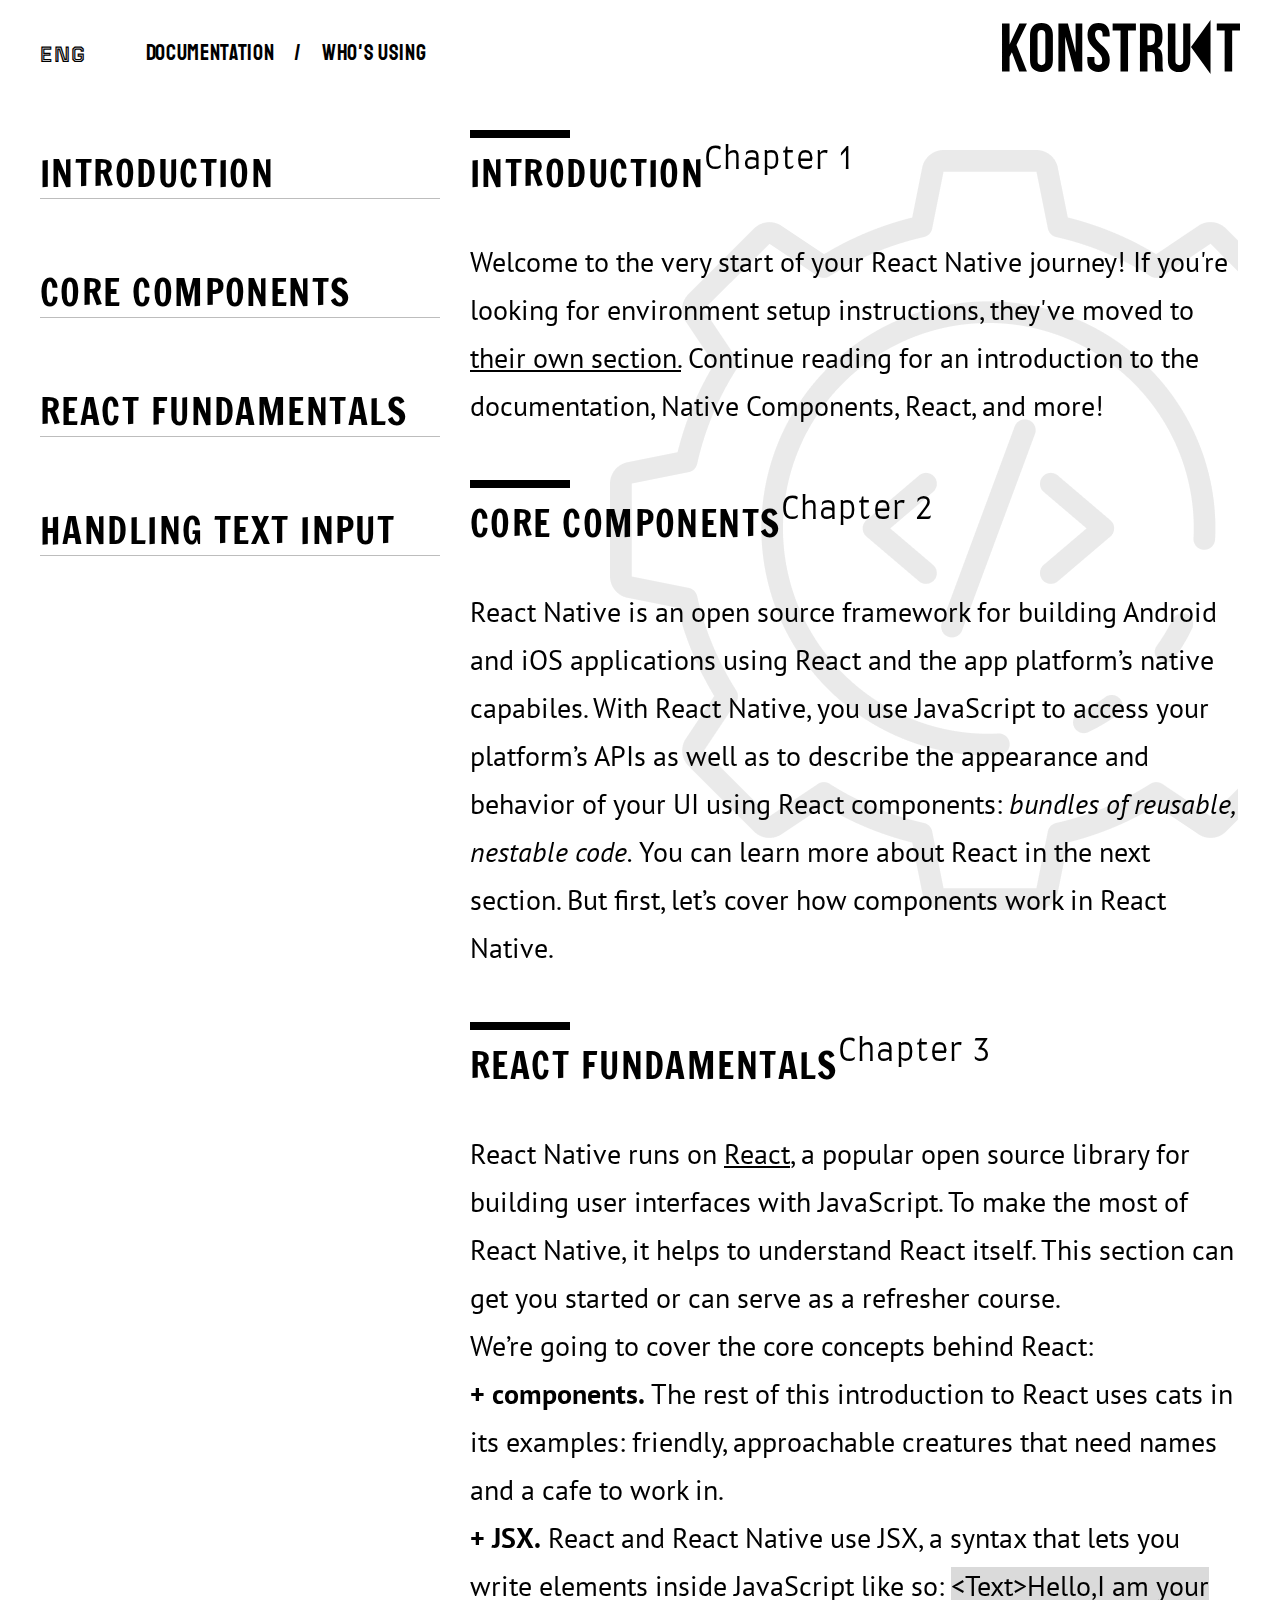
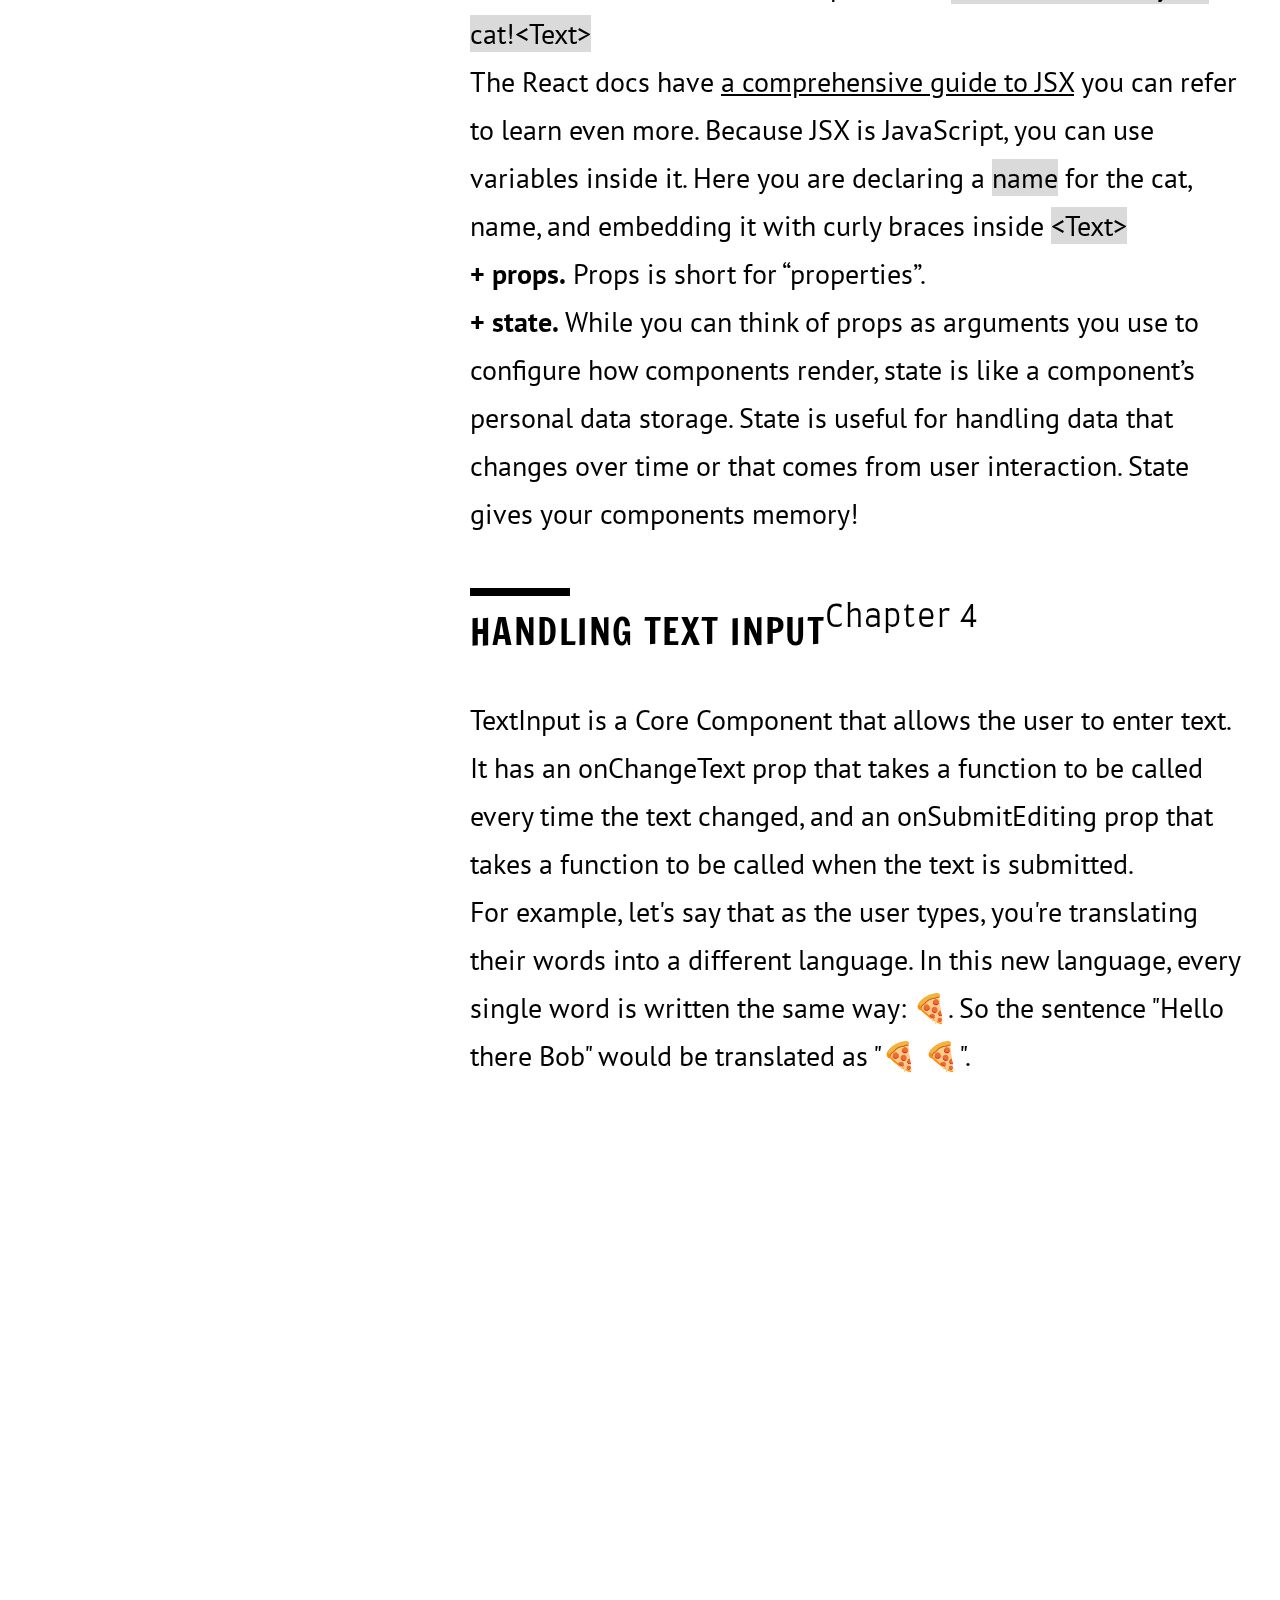
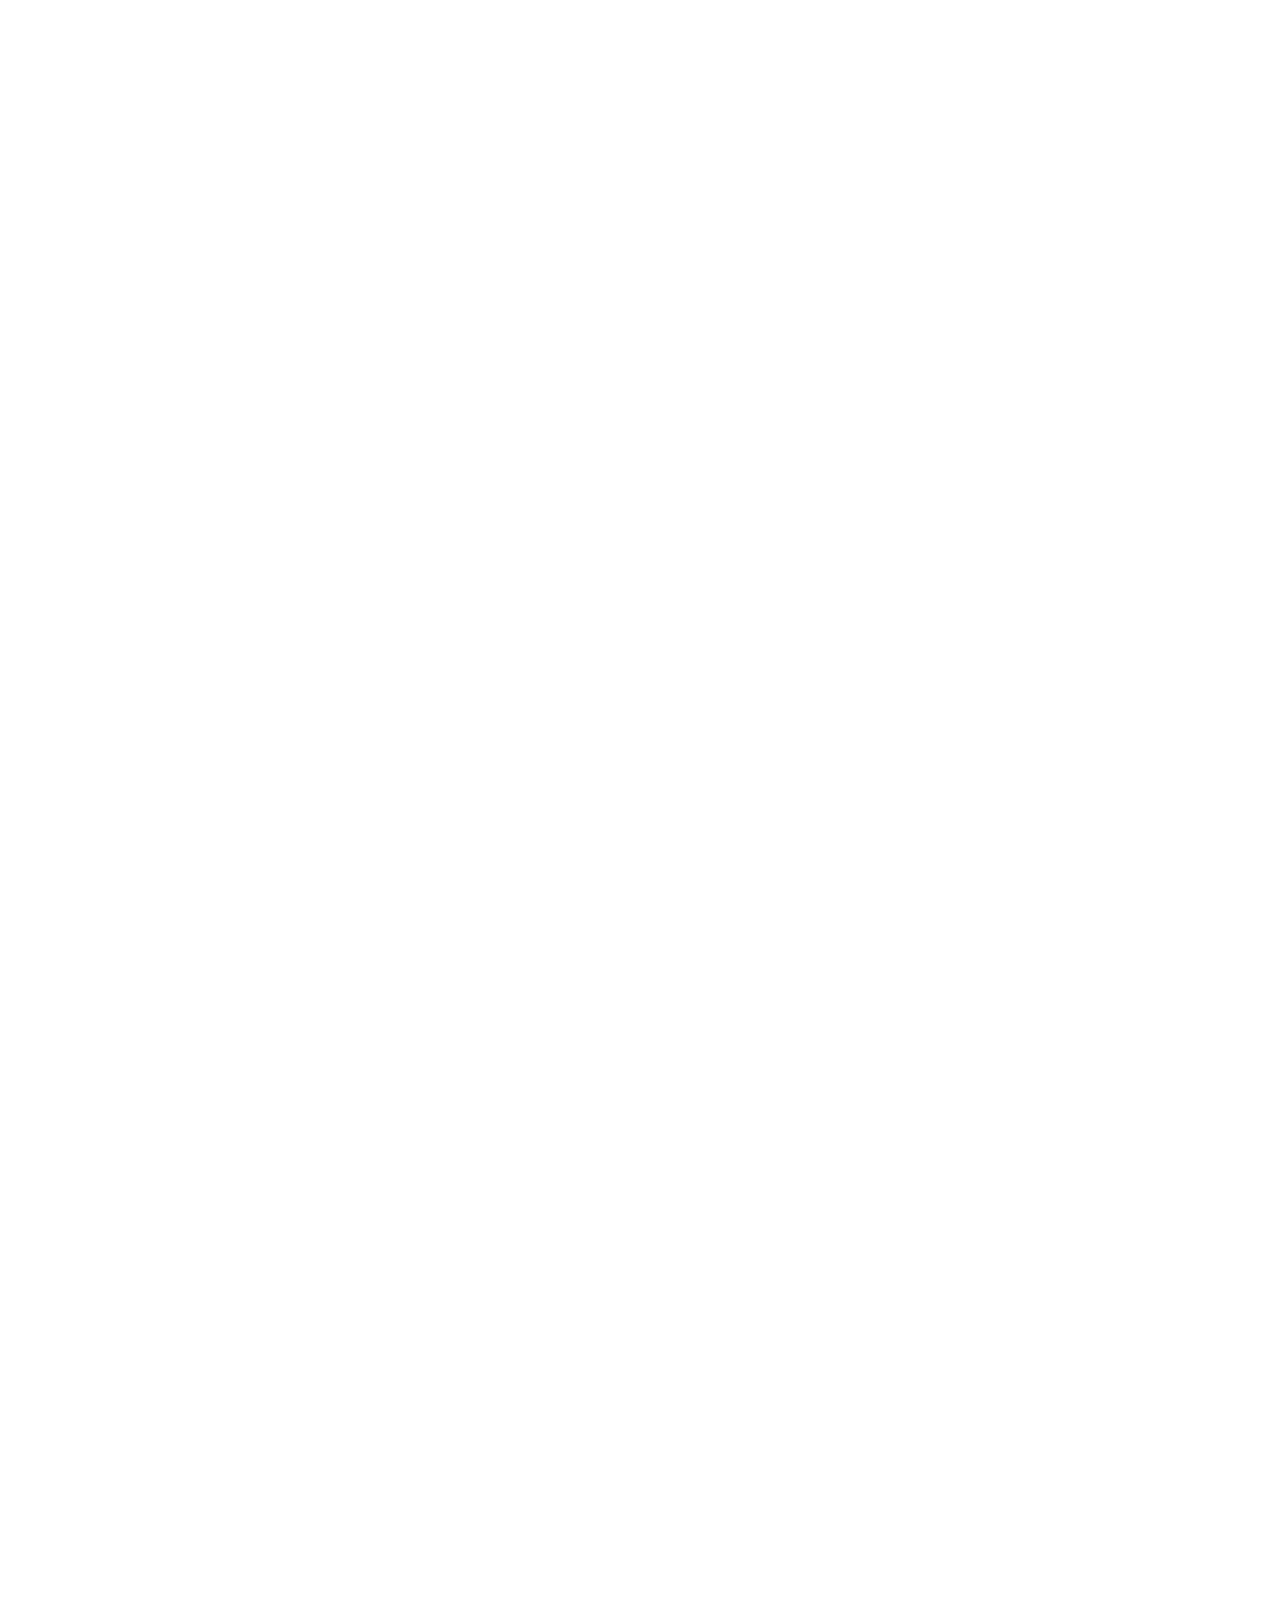
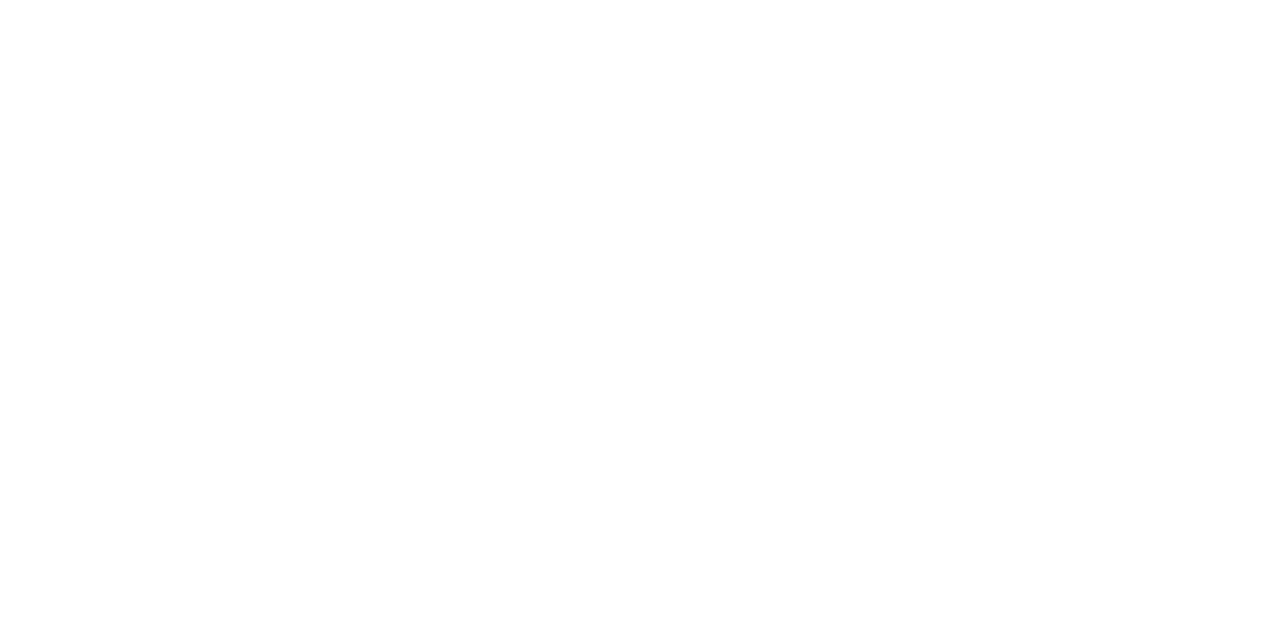
<file: index.html>
<!DOCTYPE html>
<html lang="en">
<head>
    <meta charset="UTF-8">
    <meta name="viewport" content="width=device-width, initial-scale=1.0">
    <link rel="preconnect" href="https://fonts.googleapis.com">
<link rel="preconnect" href="https://fonts.gstatic.com" crossorigin>
<link href="https://fonts.googleapis.com/css2?family=Farro:wght@300;400;500;700&family=Francois+One&family=PT+Sans:ital,wght@0,400;0,700;1,400;1,700&family=Staatliches&family=Tourney:ital,wght@0,100..900;1,100..900&display=swap" rel="stylesheet">
    <link rel="stylesheet" href="./css/style.css">   
    <title>Documentation</title>
</head>
<body class="wrapper container">
    <header class="header bgr fixed">
        <div class="flex">
            <div class="flex">
                <span class="language">ENG</span>        
                <nav class="header-nav">
                    <ul class="flex">
                        <li class=""><a href="" class="header-nav-link">Documentation</a></li>                
                        <li class="header-nav-link">/</li>
                        <li><a href="whoisusing.html" class="header-nav-link">Who's using</a></li>
                    </ul>
                </nav> 
            </div>                
            <a href="#">
                <svg  width="238" height="54" aria-hidden="true">
                    <use href="./images/symbol-defs.svg#icon-company-logo-black"></use>
                </svg>
            </a>
        </div>        
    </header>
    <aside class="aside"> 
        <nav class="aside-nav"> 
          <ul class="aside-nav-list">
            <li class="aside-nav-item"><a href="#introduction" class="aside-nav-link">Introduction</a></li>
            <li class="aside-nav-item"><a href="#core_components" class="aside-nav-link">core components</a></li>
            <li class="aside-nav-item"><a href="#react_fundamentals" class="aside-nav-link">react fundamentals</a></li>
            <li class="aside-nav-item"><a href="#handling_text_input" class="aside-nav-link">handling text input</a></li>
          </ul>
        </nav>
      </aside>
    <main class=" main">
        <section id="introduction">            
            <h2 class="title">Introduction
                <span class="article">Chapter 1</span>
            </h2>            
            <p>Welcome to the very start of your React Native journey! If you're looking for environment setup instructions, they've moved to <span class="under">their own section.</span>  Continue reading for an introduction to the documentation, Native Components, React, and more!</p>
        </section>
        <section id="core_components">            
            <h2 class="title">core components
                <span class="article">Chapter 2</span>
            </h2>                      
            <p>React Native is an open source framework for building Android and iOS applications using React and the app platform’s native capabiles. With React Native, you use JavaScript to access your platform’s APIs as well as to describe the appearance and behavior of your UI using React components: <span class="italic">bundles of reusable, nestable code.</span> You can learn more about React in the next section. But first, let’s cover how components work in React Native.</p>
        </section>
        <section id="react_fundamentals">            
            <h2 class="title">react fundamentals
                <span class="article">Chapter 3</span>
            </h2>                      
            <p>React Native runs on <span class="under">React</span>, a popular open source library for building user interfaces with JavaScript. To make the most of React Native, it helps to understand React itself. This section can get you started or can serve as a refresher course.</p>
            <ul>We’re going to cover the core concepts behind React:
                <li>
                    <span class="font_weight">+ components.</span> The rest of this introduction to React uses cats in its examples: friendly, approachable creatures that need names and a cafe to work in.</li>
                <li>
                    <span class="font_weight">+ JSX.</span> React and React Native use JSX, a syntax that lets you write elements inside JavaScript like so: <span class="tag_text"></span><span class="marker">Hello,I am your cat!</span><span class="tag_text"></span>
                <p >The React docs have <span class="under">a comprehensive guide to JSX</span> you can refer to learn even more. Because JSX is JavaScript, you can use variables inside it. Here you are declaring a <span class="marker">name</span> for the cat, name, and embedding it with curly braces inside <span class="tag_text"></span></p>
                </li>
                <li>
                    <span class="font_weight">+ props.</span>  Props is short for “properties”. </li>
                <li>
                    <li>
                        <span class="font_weight">+ state.</span>   While you can think of props as arguments you use to configure how components render, state is like a component’s personal data storage. State is useful for handling data that changes over time or that comes from user interaction. State gives your components memory! </li>
                    <li>
            </ul>            
        </section>
        <section id="handling_text_input">            
            <h2 class="title">handling text input
                <span class="article">Chapter 4</span>
            </h2>                       
            <p>TextInput is a Core Component that allows the user to enter text. It has an onChangeText prop that takes a function to be called every time the text changed, and an onSubmitEditing prop that takes a function to be called when the text is submitted.</p>
            <p>For example, let's say that as the user types, you're translating their words into a different language. In this new language, every single word is written the same way: 🍕. So the sentence "Hello there Bob" would be translated as "🍕 🍕".</p>
        </section>
    </main>    
</body>
</html>
</file>
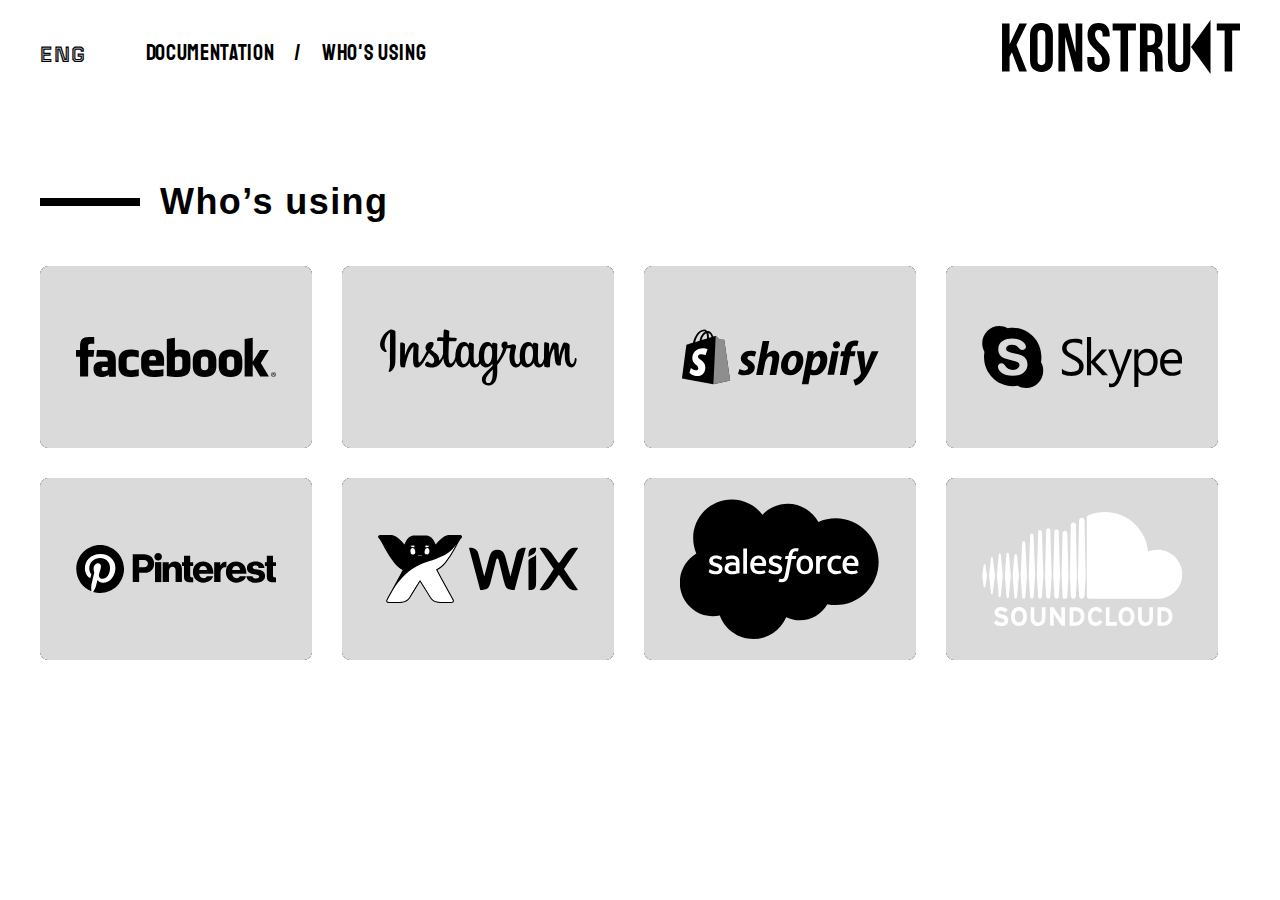
<file: whoisusing.html>
<!DOCTYPE html>
<html lang="en">
<head>
    <meta charset="UTF-8">
    <meta name="viewport" content="width=device-width, initial-scale=1.0">
    <link rel="preconnect" href="https://fonts.googleapis.com">
    <link rel="preconnect" href="https://fonts.gstatic.com" crossorigin>
    <link href="https://fonts.googleapis.com/css2?family=Farro:wght@300;400;500;700&family=Francois+One&family=PT+Sans:ital,wght@0,400;0,700;1,400;1,700&family=Staatliches&family=Tourney:ital,wght@0,100..900;1,100..900&display=swap" rel="stylesheet">
    <link rel="stylesheet" href="./css/style.css">
    <title>Who`s using</title>
</head>
<body class="container">
    <header class="header">
        <div class="flex">
            <div class="flex">
                <span class="language">ENG</span>        
                <nav class="header-nav">
                    <ul class="flex">
                        <li class=""><a href="index.html" class="header-nav-link">Documentation</a></li>                
                        <li class="header-nav-link">/</li>
                        <li><a href="" class="header-nav-link">Who's using</a></li>
                    </ul>
                </nav> 
            </div>                
            <a href="#">
                <svg  width="238" height="54" aria-hidden="true">
                    <use href="./images/symbol-defs.svg#icon-company-logo-black"></use>
                </svg>
            </a>
        </div>        
    </header>
    <main>
        <h1 class="title-page2">Who’s using</h1>
        <section class="gallery">
           <div class="card">
                <div class="card__front">
                    <svg class="card-logo" width="200" height="40" aria-hidden="true">
                        <use  href="./images/symbol-defs.svg#icon-facebook-logo-black"></use>
                    </svg>
                </div>
                <div class="card__back">
                    <svg class="card-logo" width="200" height="40" aria-hidden="true">
                        <use  href="./images/symbol-defs.svg#icon-facebook-logo-white"></use>
                    </svg>
                </div>
            </div>
            <div class="card">
                <div class="card__front">
                    <svg class="card-logo" width="200" height="57" aria-hidden="true">
                        <use  href="./images/symbol-defs.svg#icon-instagram-logo-black"></use>
                    </svg>
                </div>
                <div class="card__back">
                    <svg class="card-logo" width="200" height="57" aria-hidden="true">
                        <use  href="./images/symbol-defs.svg#icon-instagram-logo-white"></use>
                    </svg>
                </div>
            </div>
            <div class="card">
                <div class="card__front">
                    <svg class="card-logo" width="200" height="57" aria-hidden="true">
                        <use  href="./images/symbol-defs.svg#icon-shopify-logo-black"></use>
                    </svg>
                </div>
                <div class="card__back">
                    <svg class="card-logo" width="200" height="57" aria-hidden="true">
                        <use  href="./images/symbol-defs.svg#icon-shopify-logo-white"></use>
                    </svg>
                </div>
            </div>
            <div class="card">
                <div class="card__front">
                    <svg class="card-logo" width="200" height="62" aria-hidden="true">
                        <use  href="./images/symbol-defs.svg#icon-skype-logo-black"></use>
                    </svg>
                </div>
                <div class="card__back">
                    <svg class="card-logo" width="200" height="62" aria-hidden="true">
                        <use  href="./images/symbol-defs.svg#icon-skype-logo-white"></use>
                    </svg>
                </div>
            </div> 
            <div class="card">
                <div class="card__front">
                    <svg class="card-logo" width="200" height="48" aria-hidden="true">
                        <use  href="./images/symbol-defs.svg#icon-pinterest-logo-black"></use>
                    </svg>
                </div>
                <div class="card__back">
                    <svg class="card-logo" width="200" height="48" aria-hidden="true">
                        <use  href="./images/symbol-defs.svg#icon-pinterest-logo-white"></use>
                    </svg>
                </div>
            </div>
            <div class="card">
                <div class="card__front">
                    <svg class="card-logo" width="200" height="68" aria-hidden="true">
                        <use  href="./images/symbol-defs.svg#icon-wixcom-logo-black"></use>
                    </svg>
                </div>
                <div class="card__back">
                    <svg class="card-logo" width="200" height="68" aria-hidden="true">
                        <use  href="./images/symbol-defs.svg#icon-wixcom-logo-white"></use>
                    </svg>
                </div>
            </div>
            <div class="card">
                <div class="card__front">
                    <svg class="card-logo" width="200" height="140" aria-hidden="true">
                        <use  href="./images/symbol-defs.svg#icon-saleforse-logo-black"></use>
                    </svg>
                </div>
                <div class="card__back">
                    <svg class="card-logo" width="200" height="140" aria-hidden="true">
                        <use  href="./images/symbol-defs.svg#icon-saleforse-logo-white"></use>
                    </svg>
                </div>
            </div>
            <div class="card">
                <div class="card__front">
                    <svg class="card-logo" width="200" height="114" aria-hidden="true">
                        <use  href="./images/symbol-defs.svg#icon-soundcloud-logo-white"></use>
                    </svg>
                </div>
                <div class="card__back">
                    <svg class="card-logo" width="200" height="114" aria-hidden="true">
                        <use  href="./images/symbol-defs.svg#icon-soundcloud-logo-white"></use>
                    </svg>
                </div>
            </div>
        </section>                      
    </main>    
</body>
</html>
</file>
<file: css/style.css>
@import url('./reset.css');
@import url('./normolize.css');
@import url('./var.css');

body{ 
   
    font-family: "PT Sans", sans-serif;
    font-size: 28px;
    font-weight: 400;
    line-height: 48px;
    color: var(--main-color);
    
}

.container{
    margin: 0 auto;
    max-width: var(--container);   
}
.wrapper{
    display: grid;
    grid-template-columns: 1fr 1fr 1fr;
    grid-template-rows: 80px 1fr 1fr;
}
/* =========Index============= */
/* aside */
.aside{
    position: sticky;
    z-index: 2;
    top:150px;
    margin-top: 70px;
    grid-row-start: 2;
    grid-row-end: 3;
    grid-column-start: 1;
    grid-column-end: 1;
}
.aside-nav{
    text-transform: uppercase;
    font-family: 'Francois One',sans-serif;
    font-size: 36px;
    font-weight: 400;
    line-height: 48px;
    letter-spacing: 0.04em;    
}

.aside-nav-list{
    display: flex;   
    flex-direction: column; 
    gap:70px; 
}

.aside-nav-item{
    border-bottom: 1px solid rgba(189, 189, 189, 1);
}


/* header */
.header{    
    grid-column-start: 1;
    grid-column-end: 4;
    grid-row-start: 1;
    grid-row-end: 2; 
    padding: 20px 0; 
    z-index: 3;  
}

.fixed{
    position: fixed;  
    top:0;    
    min-width: var(--container);      
}

.flex{
    display: flex;
    justify-content: space-between;
    align-items: center;
}
.bgr{
    background-color: var(--background);
}

.language{
    font-family: "Tourney", sans-serif;   
    font-size: 22px;
    font-weight: 600;
    line-height: 18px;
    letter-spacing: 0.04em;
    margin-right: 50px;
}

.header-nav{
    font-family:"Staatliches", sans-serif;
    text-transform: uppercase;
    font-size: 22px;
    font-weight: 400;
    line-height: 27.5px;
    letter-spacing: 0.03em; 
       
}
.header-nav-link{
    margin: 0 10px;
}
.header-nav-link,.aside-nav-link{
    text-decoration: none;
    color: var(--main-color);
}
.header-nav-link:hover,.aside-nav-link:hover{
    opacity: 0.8;
    cursor: pointer;
}

/* main */
.main{
    position: relative;
    margin-top:70px;
    padding-left:30px;
    grid-column-start: 2;
    grid-column-end: 4;
    grid-row-start: 2;
    grid-row-end: 3;    
}

.main::before{
    position: fixed;
    content: '';
    top:150px;
    margin-left: 140px;    
    z-index: -1;
    background-image: url("../images/bg-picture.png");
    width: 628px;
    height: 760px;
}

section{
    margin-bottom: 70px;
}

.title{
    position: relative;
    text-transform: uppercase;
    font-family:"Francois One", sans-serif ;
    font-size: 36px;  
    line-height: 48px; 
    letter-spacing: 0.04em;    
    font-weight: 400; 
    margin-bottom: 40px;   
}
.title::before{
    content: ""; 
    position: absolute;
    top:-20px;   
    width: 100px;
    height: 8px;
    background-color:var(--main-color);
}
.article{
    position: absolute;
    text-transform:none;
    top:-5px;    
    font-family:"Farro", sans-serif ;
    font-size: 30px;
    font-weight: 300;
    line-height: 30px;
    letter-spacing: 0.04em;
}
.tag_text::after{
    content:'<Text>';
    background-color: var(--background-selection);
}
.marker{
    background-color: var(--background-selection); 
}

.under {
    text-decoration: underline var(--main-color);
}
.italic {
    font-style: italic;    
}
.font_weight{
    font-weight: 700;
}

/* =========Who`s using============= */
.title-page2{    
    position: relative;
    font-family: 'Roboto',sans-serif;
    font-size: 36px;
    font-weight: 600;
    line-height: 48px;
    letter-spacing: 0.04em;
    margin: 70px 0 40px 120px;
}
.title-page2::before{
    content: ""; 
    position: absolute; 
    top: 20px;
    left: -120px;     
    width: 100px;
    height: 8px;
    background-color:var(--main-color);
}
.gallery{
    display: flex;
    flex-wrap: wrap;
    gap: 30px;
}
.card {
    position: relative;    
}

.card__front{
    display: flex;
    align-items: center;
    justify-content: center;
    width: 270px;
    height: 180px;
    border-radius: 8px;    
    z-index: 1;
    position: relative;
    background-color: var(--background-selection);
    border: 1px solid var(--background-selection);   
    transition: transform .3s cubic-bezier(.2,.85,.4,1.275);
}
.card__back{
    display: flex;
    align-items: center;
    justify-content: center;
    width: 270px;
    height: 180px;
    border-radius: 8px;    
    z-index: 0;
    position: absolute;
    top: 0;   
    background-color: var(--main-color);
    border: 1px solid var(--main-color);
    transform: rotateY(-180deg);
    transition: transform .3s cubic-bezier(.2,.85,.4,1.275);
}
.card:hover .card__back {
    transform: rotateY(0deg);
    z-index: 2;
}
.card:hover .card__front {
    transform: rotateY(180deg);
    z-index: -1;
}
</file>
